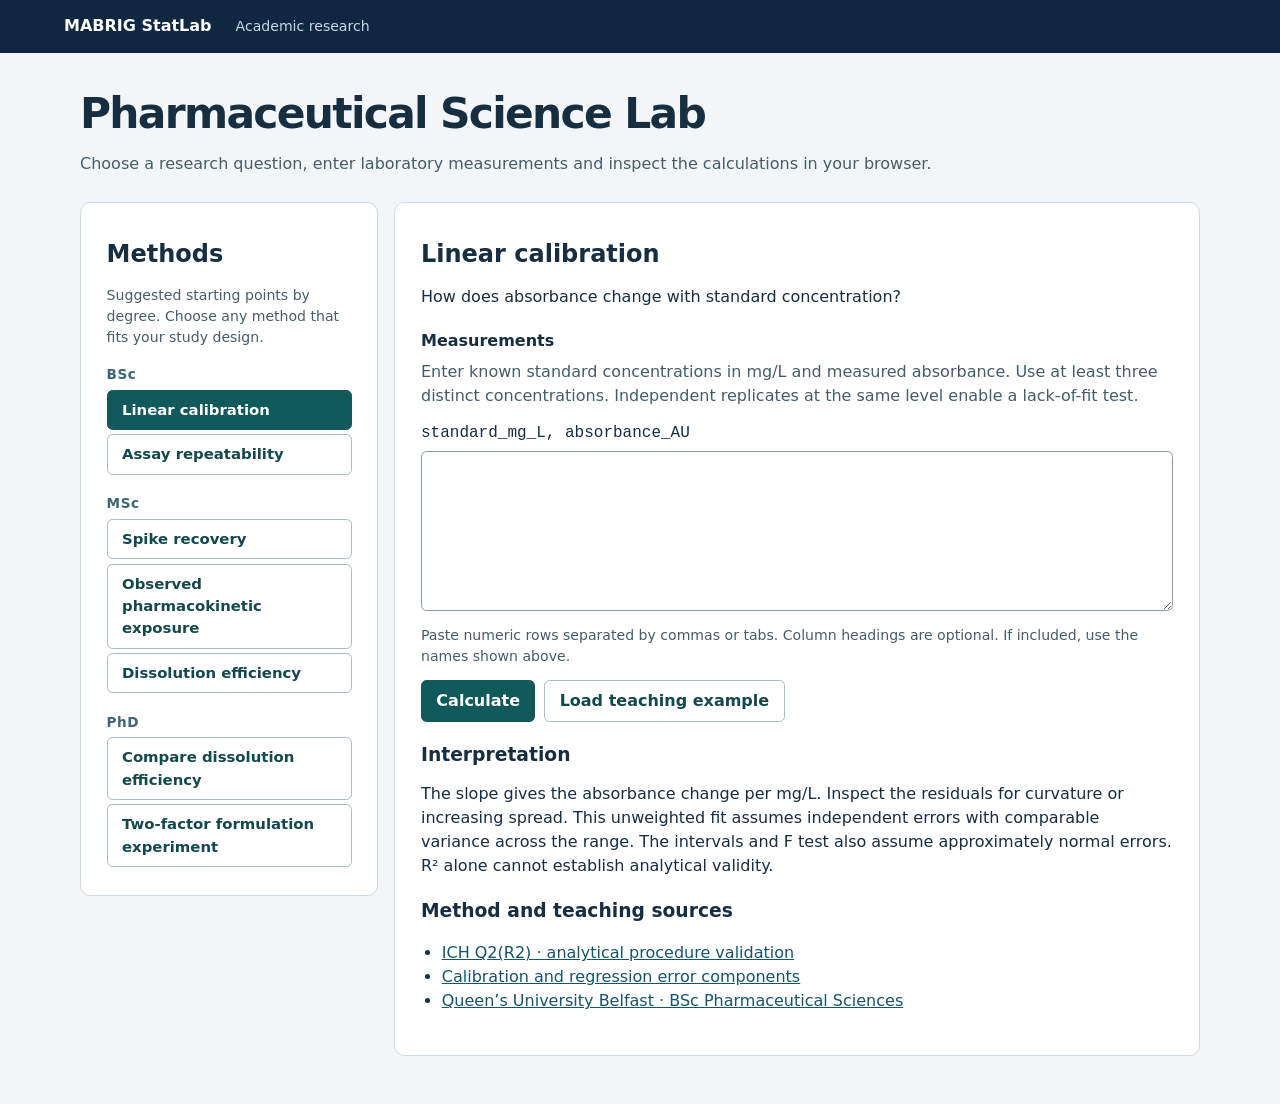
<file: cloudflare/public/pharmaceutical/index.html>
<!doctype html>
<html lang="en">
<head>
<meta charset="utf-8"><meta name="viewport" content="width=device-width, initial-scale=1">
<meta http-equiv="Content-Security-Policy" content="default-src 'none'; style-src 'self'; script-src 'self'; base-uri 'none'; form-action 'none'">
<title>Pharmaceutical Science Lab · MABRIG StatLab</title>
<link rel="stylesheet" href="./lab.css"><script type="module" src="./lab.mjs"></script>
</head>
<body>
<header><a href="/">MABRIG StatLab</a><span>Academic research</span></header>
<main>
<h1>Pharmaceutical Science Lab</h1>
<p class="intro">Choose a research question, enter laboratory measurements and inspect the calculations in your browser.</p>
<div class="layout">
<aside>
<h2>Methods</h2>
<p>Suggested starting points by degree. Choose any method that fits your study design.</p>
<nav id="methods" aria-label="Analysis methods"></nav>
</aside>
<article>
<h2 id="title"></h2><p id="question"></p>
<form id="analysis">
<label for="measurements">Measurements</label>
<p id="instructions"></p>
<code id="headers"></code>
<textarea id="measurements" aria-describedby="instructions headers format" spellcheck="false" maxlength="200000"></textarea>
<p id="format">Paste numeric rows separated by commas or tabs. Column headings are optional. If included, use the names shown above.</p>
<div class="actions"><button type="submit">Calculate</button><button class="secondary" id="example" type="button">Load teaching example</button></div>
</form>
<p id="status" role="status"></p>
<section id="results" hidden><h3>Results</h3><div id="metrics"></div><p id="diagnostic"></p><div id="intervals"></div><div id="plot"></div><div id="details"></div><button type="button" class="secondary" id="table-export">Download results table (CSV)</button> <button type="button" class="secondary" id="export">Download inputs and results (JSON)</button></section>
<h3>Interpretation</h3><p id="interpretation"></p>
<h3>Method and teaching sources</h3><ul id="sources"></ul>
</article>
</div></main></body></html>
</file>
<file: cloudflare/public/pharmaceutical/lab.css>
* { box-sizing:border-box }
body { margin:0; font:1rem/1.5 system-ui,sans-serif; color:#172d40; background:#f3f6f8 }
header { background:#102741; color:white; display:flex; align-items:center; gap:1.5rem; padding:.9rem max(5vw,1rem) }
header a { color:white; font-weight:750; text-decoration:none }
header span { color:#cad8e2; font-size:.88rem }
main { max-width:76rem; padding:1.5rem clamp(1rem,4vw,3rem) 3rem; margin:auto }
h1 { font-size:clamp(1.8rem,4vw,2.65rem); letter-spacing:-.04em; margin:.3rem 0 }
h2,h3,p { margin:.45rem 0 .8rem }
.intro,aside p,#instructions,#format { color:#455c69 }
.layout { display:grid; grid-template-columns:minmax(13rem,1fr) minmax(0,2.7fr); gap:1rem; margin-top:1.6rem; align-items:start }
aside,article { background:white; border:1px solid #ced9df; border-radius:.65rem; padding:clamp(1rem,2vw,1.6rem); min-width:0 }
aside h3 { font-size:.85rem; letter-spacing:.04em; margin:1rem 0 .2rem; color:#3e6573 }
button { cursor:pointer; font:inherit; font-weight:650; background:#11595a; border:1px solid #11595a; color:white; padding:.5rem .9rem; border-radius:.35rem }
nav button,.secondary { background:white; color:#13484c; border-color:#a6bcc0 }
nav button { width:100%; text-align:left; margin:.14rem 0; font-size:.93rem }
nav button[aria-pressed="true"] { color:#fff; background:#11595a; border-color:#11595a }
button:focus-visible,a:focus-visible,textarea:focus-visible { outline:3px solid #bd7414; outline-offset:2px }
label { display:block; font-weight:700; margin-top:1.25rem }
code { display:block; overflow-wrap:anywhere; margin-bottom:.4rem }
textarea { width:100%; min-height:10rem; padding:.75rem; font:1rem/1.55 monospace; border:1px solid #849eaa; border-radius:.35rem; resize:vertical }
#format,aside p { font-size:.88rem }
.actions { display:flex; flex-wrap:wrap; gap:.55rem }
#status { color:#305960 } #status.error { color:#973823 }
#metrics { display:grid; grid-template-columns:repeat(auto-fit,minmax(9.5rem,1fr)); gap:.45rem }
.metric { background:#edf4f4; border-radius:.3rem; padding:.65rem }
.metric span { display:block; font-size:.85rem }
.metric strong { font-size:1.2rem; overflow-wrap:anywhere; font-variant-numeric:tabular-nums }
#details { overflow:auto; max-height:22rem; margin:.85rem 0 }
table { border-collapse:collapse; width:100%; font-size:.9rem; font-variant-numeric:tabular-nums }
th,td { text-align:right; padding:.4rem; border-bottom:1px solid #dbe3e5 }
th { position:sticky; top:0; background:#eff4f5 }
article h3 { margin-top:1.2rem } ul { padding-left:1.3rem } a { color:#16546a }
@media(max-width:700px) { .layout { grid-template-columns:1fr } nav button { width:auto; margin-right:.3rem } }

#intervals { overflow-x:auto }
#intervals td:first-child,#intervals th:first-child { text-align:left }
#plot figure { margin:1rem 0; padding:.5rem; border:1px solid #ced9df; border-radius:.4rem }
#plot figcaption { font-weight:650 }
#plot svg { display:block; width:100%; max-height:15rem }
#plot text { font:12px system-ui,sans-serif; fill:#324b59 }
</file>
